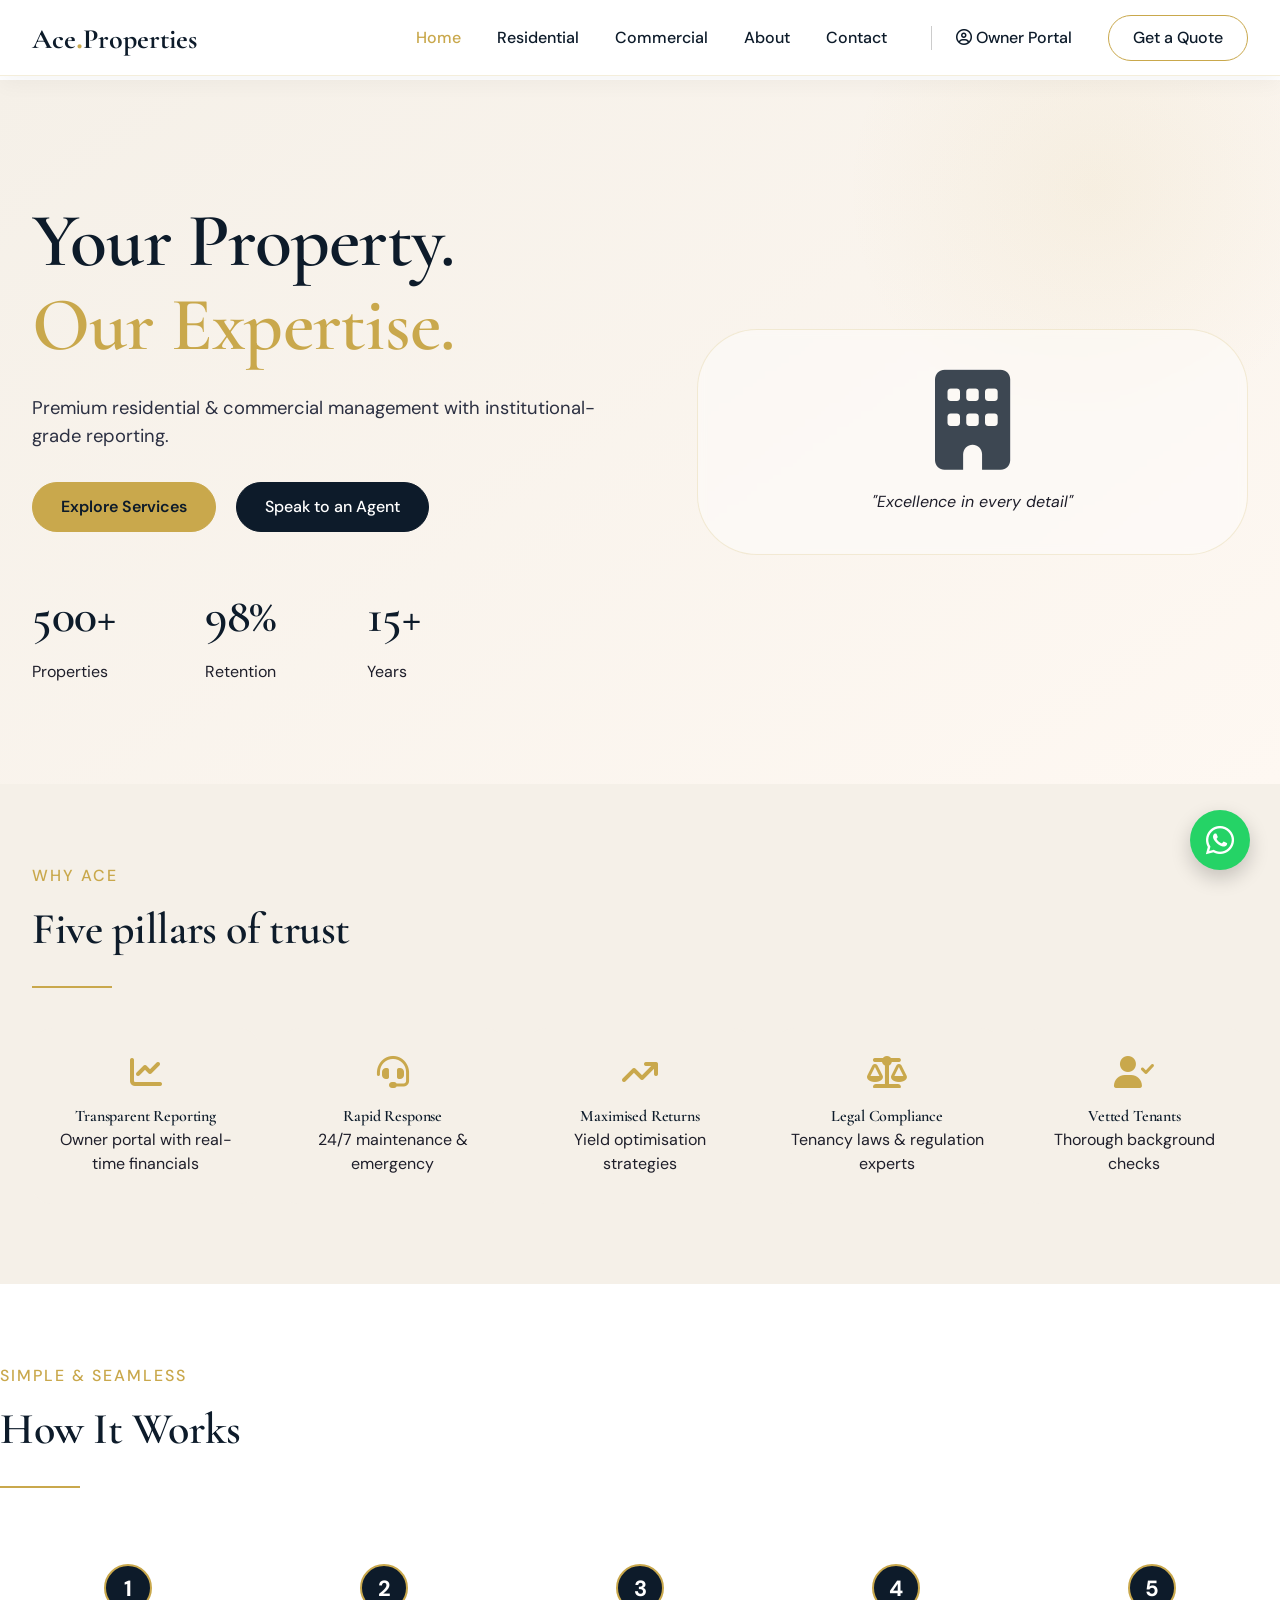
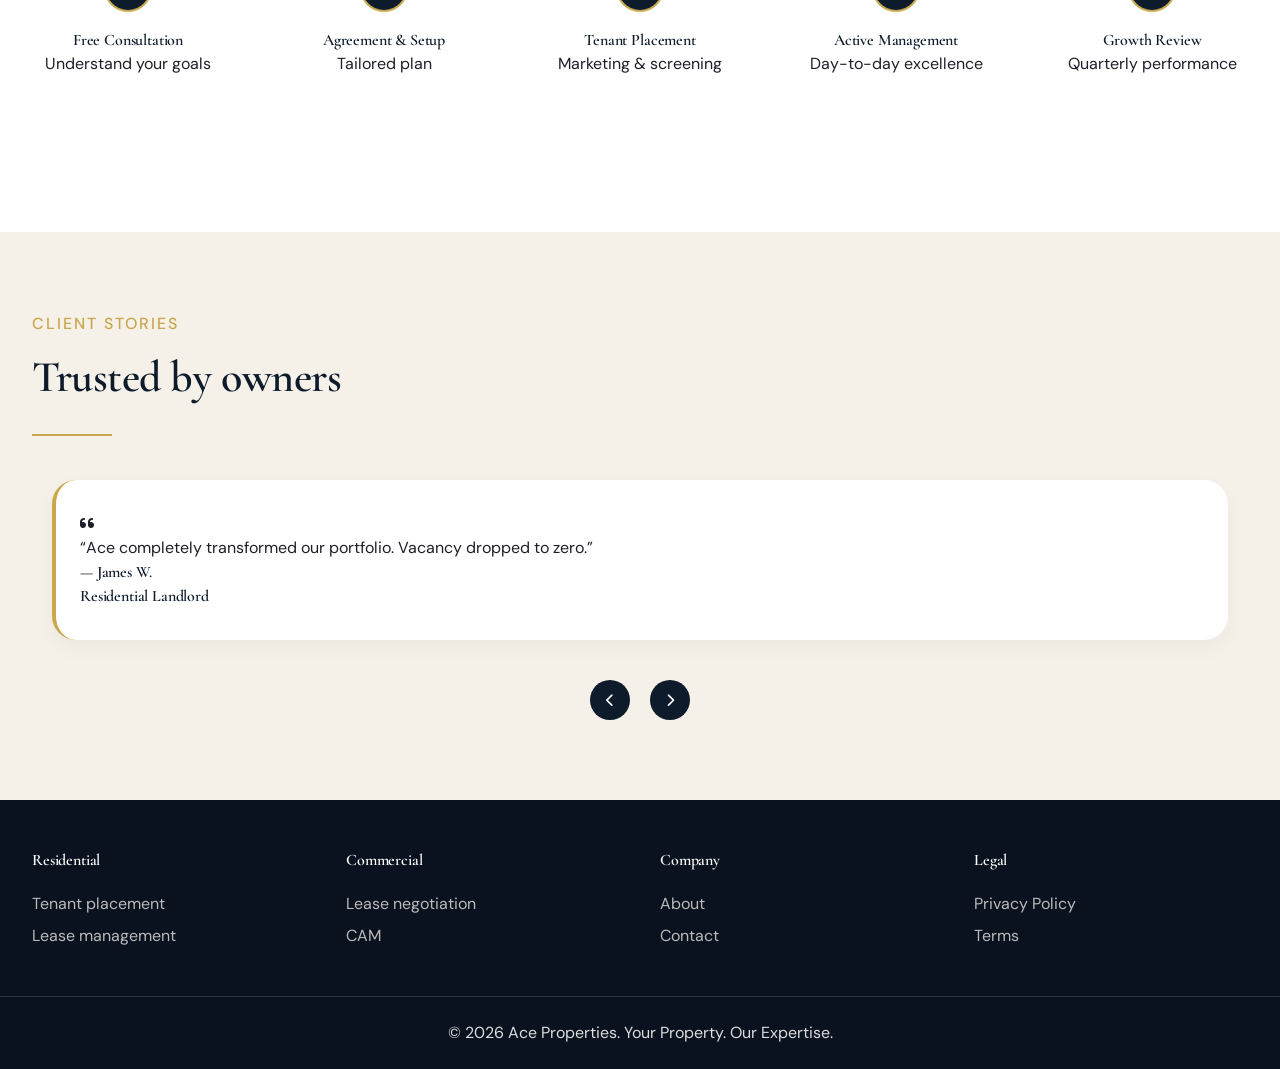
<file: index.html>
<!DOCTYPE html>
<html lang="en">

<head>
    <meta charset="UTF-8">
    <meta name="viewport" content="width=device-width, initial-scale=1.0">
    <meta name="description"
        content="Ace Properties — premium residential & commercial property management. Your Property. Our Expertise.">
    <title>Ace Properties · Your Property. Our Expertise.</title>
    <!-- Fonts -->
    <link
        href="https://fonts.googleapis.com/css2?family=Cormorant+Garamond:wght@400;500;600;700&family=DM+Sans:opsz,wght@9..40,300;9..40,400;9..40,500;9..40,600&display=swap"
        rel="stylesheet">
    <link rel="stylesheet" href="https://cdnjs.cloudflare.com/ajax/libs/font-awesome/6.0.0-beta3/css/all.min.css">
    <link rel="stylesheet" href="css/style.css">
</head>

<body>

    <!-- Fixed Navigation -->
    <nav class="navbar">
        <div class="nav-container">
            <div class="logo"><a href="index.html">Ace<span class="dot">.</span>Properties</a></div>
            <button class="menu-toggle" id="menuToggle" aria-label="Menu"><i class="fas fa-bars"></i></button>
            <div class="nav-links" id="navLinks">
                <a href="index.html" class="active">Home</a>
                <a href="residential.html">Residential</a>
                <a href="commercial.html">Commercial</a>
                <a href="about.html">About</a>
                <a href="contact.html">Contact</a>
                <a href="contact.html" class="owner-portal"><i class="far fa-user-circle"></i> Owner Portal</a>
                <a href="contact.html" class="btn-outline">Get a Quote</a>
            </div>
        </div>
    </nav>

    <!-- Hero Parallax -->
    <section class="hero">
        <div class="container hero-content">
            <div class="hero-caption">
                <h1 class="hero-title">Your Property.<br><span>Our Expertise.</span></h1>
                <p class="hero-copy">Premium residential & commercial management with institutional-grade reporting.</p>
                <div class="hero-actions">
                    <a href="residential.html" class="btn-gold">Explore Services</a>
                    <a href="contact.html" class="btn-navy">Speak to an Agent</a>
                </div>
                <div class="hero-stats">
                    <div class="stat-item">
                        <h3><span class="stat-number" data-target="500">0</span>+</h3>
                        <p>Properties</p>
                    </div>
                    <div class="stat-item">
                        <h3><span class="stat-number" data-target="98">0</span>%</h3>
                        <p>Retention</p>
                    </div>
                    <div class="stat-item">
                        <h3><span class="stat-number" data-target="15">0</span>+</h3>
                        <p>Years</p>
                    </div>
                </div>
            </div>
            <div class="hero-card">
                <i class="fas fa-building"></i>
                <p>"Excellence in every detail"</p>
            </div>
        </div>
    </section>

    <!-- Why Ace Pillars (scroll animation) -->
    <section class="section-padding bg-cream">
        <div class="container">
            <div class="section-sub fade-up">Why Ace</div>
            <h2 class="section-title fade-up">Five pillars of trust</h2>
            <div class="divider fade-up"></div>
            <div class="pillars-grid">
                <div class="pillar fade-up"><i class="fas fa-chart-line"></i>
                    <h4>Transparent Reporting</h4>
                    <p>Owner portal with real-time financials</p>
                </div>
                <div class="pillar fade-up"><i class="fas fa-headset"></i>
                    <h4>Rapid Response</h4>
                    <p>24/7 maintenance & emergency</p>
                </div>
                <div class="pillar fade-up"><i class="fas fa-arrow-trend-up"></i>
                    <h4>Maximised Returns</h4>
                    <p>Yield optimisation strategies</p>
                </div>
                <div class="pillar fade-up"><i class="fas fa-scale-balanced"></i>
                    <h4>Legal Compliance</h4>
                    <p>Tenancy laws & regulation experts</p>
                </div>
                <div class="pillar fade-up"><i class="fas fa-user-check"></i>
                    <h4>Vetted Tenants</h4>
                    <p>Thorough background checks</p>
                </div>
            </div>
        </div>
    </section>

    <!-- Process Steps -->
    <section class="section-padding container">
        <div class="section-sub fade-up">Simple & seamless</div>
        <h2 class="section-title fade-up">How It Works</h2>
        <div class="divider fade-up"></div>
        <div class="steps-container">
            <div class="step fade-up">
                <div class="step-number">1</div>
                <h4>Free Consultation</h4>
                <p>Understand your goals</p>
            </div>
            <div class="step fade-up">
                <div class="step-number">2</div>
                <h4>Agreement & Setup</h4>
                <p>Tailored plan</p>
            </div>
            <div class="step fade-up">
                <div class="step-number">3</div>
                <h4>Tenant Placement</h4>
                <p>Marketing & screening</p>
            </div>
            <div class="step fade-up">
                <div class="step-number">4</div>
                <h4>Active Management</h4>
                <p>Day-to-day excellence</p>
            </div>
            <div class="step fade-up">
                <div class="step-number">5</div>
                <h4>Growth Review</h4>
                <p>Quarterly performance</p>
            </div>
        </div>
    </section>

    <!-- Testimonials Carousel -->
    <section class="bg-cream section-padding">
        <div class="container">
            <div class="section-sub fade-up">Client stories</div>
            <h2 class="section-title fade-up">Trusted by owners</h2>
            <div class="divider fade-up"></div>
            <div class="carousel-container">
                <div class="testimonials-track" id="testimonialTrack">
                    <div class="testimonial-card">
                        <div class="testimonial"><i class="fas fa-quote-left"></i>
                            <p>“Ace completely transformed our portfolio. Vacancy dropped to zero.”</p>
                            <h4>— James W.<br><span>Residential Landlord</span></h4>
                        </div>
                    </div>
                    <div class="testimonial-card">
                        <div class="testimonial"><i class="fas fa-quote-left"></i>
                            <p>“Commercial lease renewal increased NOI by 12%.”</p>
                            <h4>— Elena M.<br><span>Commercial Owner</span></h4>
                        </div>
                    </div>
                    <div class="testimonial-card">
                        <div class="testimonial"><i class="fas fa-quote-left"></i>
                            <p>“Managing 12 units — I just check the portal.”</p>
                            <h4>— David K.<br><span>Multi-property Investor</span></h4>
                        </div>
                    </div>
                </div>
            </div>
            <div class="testimonial-controls">
                <button id="prevTestimonial"><i class="fas fa-chevron-left"></i></button>
                <button id="nextTestimonial"><i class="fas fa-chevron-right"></i></button>
            </div>
        </div>
    </section>

    <!-- Footer -->
    <footer class="footer">
        <div class="container footer-grid">
            <div>
                <h4>Residential</h4><a href="residential.html">Tenant placement</a><a href="residential.html">Lease
                    management</a>
            </div>
            <div>
                <h4>Commercial</h4><a href="commercial.html">Lease negotiation</a><a href="commercial.html">CAM</a>
            </div>
            <div>
                <h4>Company</h4><a href="about.html">About</a><a href="contact.html">Contact</a>
            </div>
            <div>
                <h4>Legal</h4><a href="#">Privacy Policy</a><a href="#">Terms</a>
            </div>
        </div>
        <div class="container footer-bottom">
            <p>© 2026 Ace Properties. Your Property. Our Expertise.</p>
        </div>
    </footer>

    <!-- WhatsApp Float -->
    <a href="https://wa.me/?text=Hello%20Ace%20Properties" class="wa-float" id="whatsappBtn"><i class="fab fa-whatsapp"></i></a>

    <script src="js/main.js"></script>
    <!-- Google Analytics placeholder -->
    <script async src="https://www.googletagmanager.com/gtag/js?id=UA-XXXXX-Y"></script>
    <script>window.dataLayer = window.dataLayer || []; function gtag() { dataLayer.push(arguments); } gtag('js', new Date()); gtag('config', 'UA-XXXXX-Y');</script>
</body>

</html>
</file>
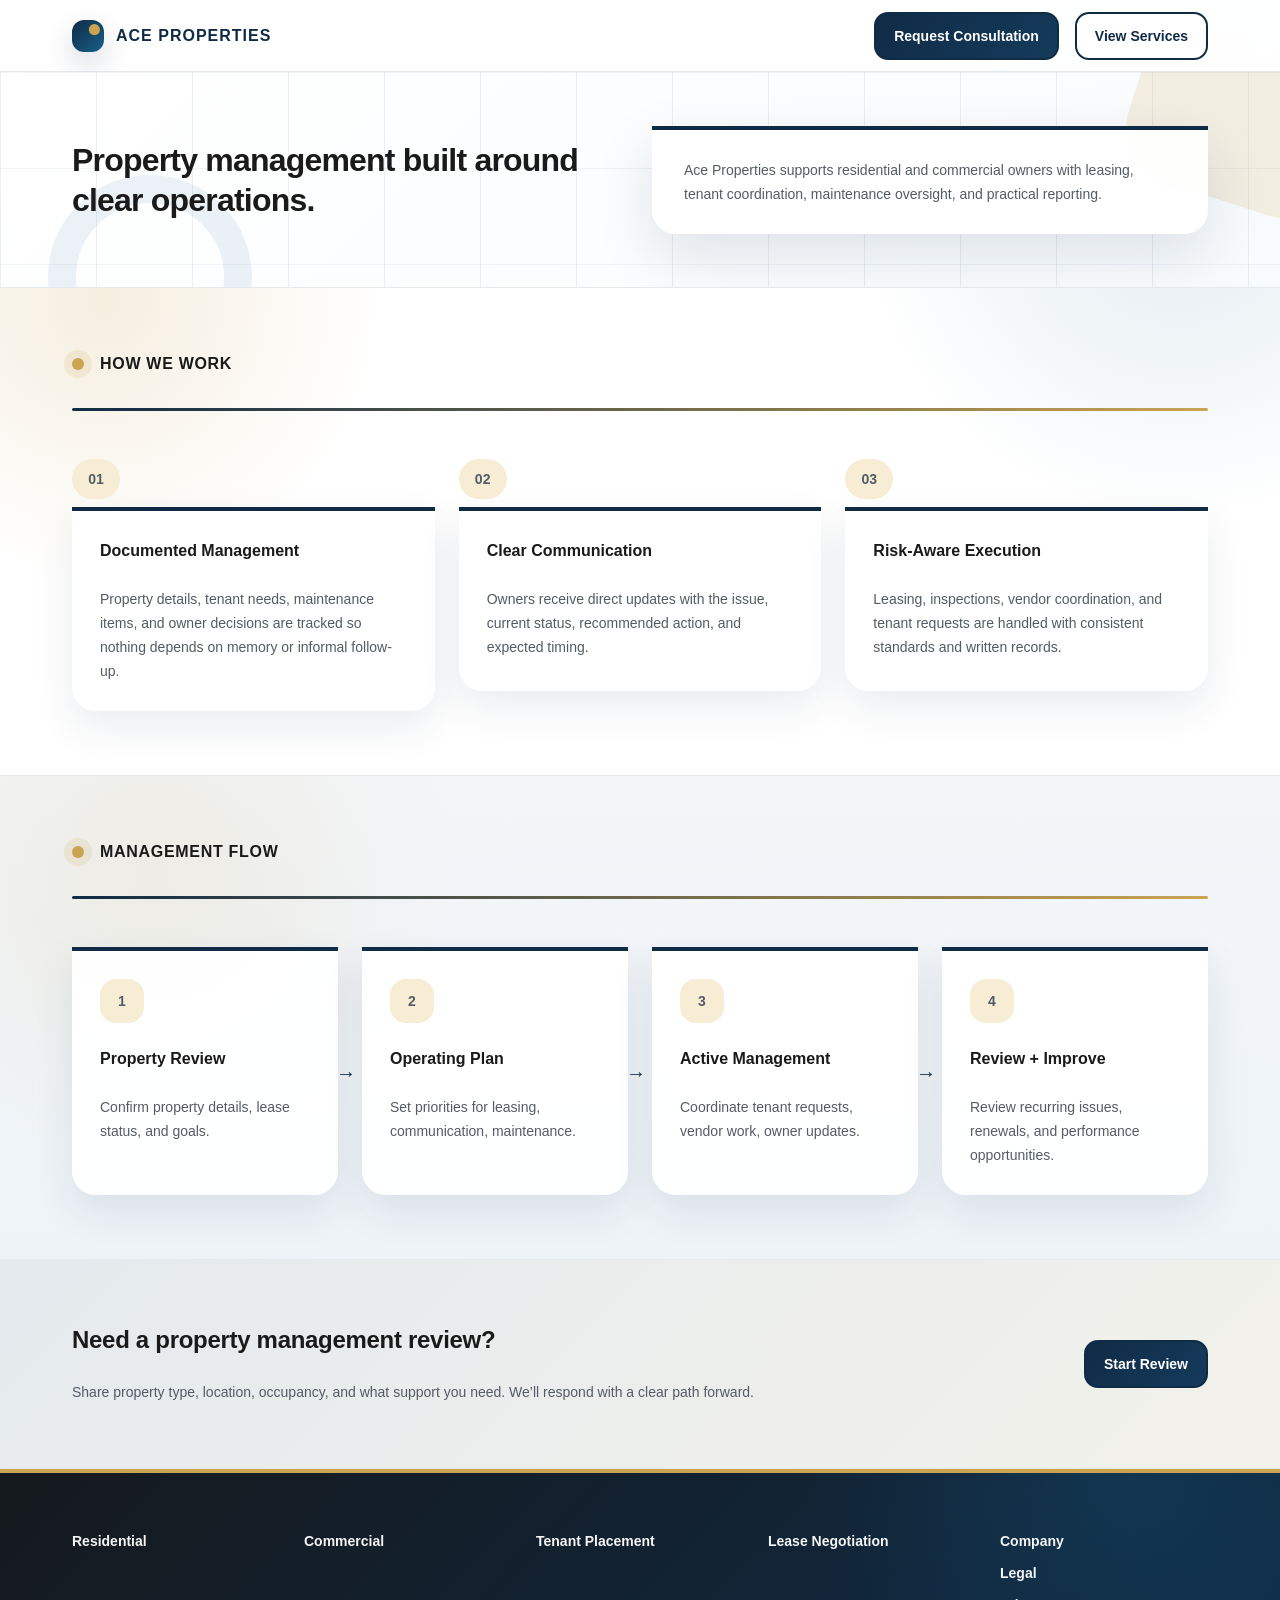
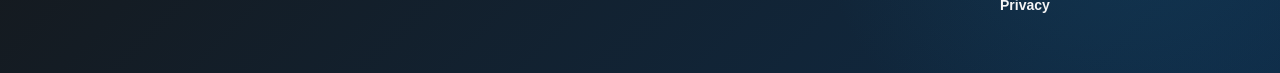
<file: about.html>
<!DOCTYPE html>
<html lang="en">
<head>
  <meta charset="UTF-8" />
  <meta name="viewport" content="width=device-width, initial-scale=1.0" />
  <meta http-equiv="Cache-Control" content="no-cache, no-store, must-revalidate" />
  <meta http-equiv="Pragma" content="no-cache" />
  <meta http-equiv="Expires" content="0" />
  <title>Ace Properties – Clear Operations</title>
  <style>
    :root {
      --text: #1a1a1a;
      --muted: #545b65;
      --line: #e4e9ee;
      --soft: #f3f6f9;
      --strip: #eef3f7;
      --accent: #0f2b46;
      --accent-2: #17608a;
      --gold: #caa451;
      --gold-soft: #f7edd5;
      --white: #ffffff;
      --shadow: 0 22px 60px rgba(15, 43, 70, 0.12);
      --shadow-soft: 0 16px 42px rgba(15, 43, 70, 0.09);
    }

    * {
      box-sizing: border-box;
      margin: 0;
      padding: 0;
    }

    html {
      font-size: 14px;
      scroll-behavior: smooth;
    }

    body {
      font-family: Arial, Helvetica, sans-serif;
      color: var(--text);
      background:
        radial-gradient(circle at 8% 18%, rgba(202, 164, 81, 0.18), transparent 280px),
        radial-gradient(circle at 92% 12%, rgba(23, 96, 138, 0.12), transparent 320px),
        var(--white);
      font-size: 14px;
      line-height: 1.5;
    }

    a {
      color: inherit;
      text-decoration: none;
    }

    a:focus-visible {
      outline: 3px solid rgba(202, 164, 81, 0.72);
      outline-offset: 4px;
    }

    .container {
      width: 100%;
      max-width: 1200px;
      margin: 0 auto;
      padding: 0 32px;
    }

    .grid {
      display: grid;
      grid-template-columns: repeat(12, 1fr);
      gap: 24px;
    }

    .site-header {
      height: 72px;
      padding: 8px 0;
      border-bottom: 1px solid var(--line);
      background: rgba(255, 255, 255, 0.9);
      box-shadow: 0 10px 32px rgba(15, 43, 70, 0.06);
      backdrop-filter: blur(14px);
    }

    .header-grid {
      height: 56px;
      align-items: center;
    }

    .logo {
      grid-column: span 6;
      display: inline-flex;
      align-items: center;
      gap: 12px;
      color: var(--accent);
      font-size: 16px;
      line-height: 24px;
      font-weight: 800;
      letter-spacing: 1px;
      animation: fade-down 520ms ease both;
    }

    .logo::before {
      content: "";
      width: 32px;
      height: 32px;
      border-radius: 12px;
      background:
        radial-gradient(circle at 70% 30%, var(--gold) 0 5px, transparent 6px),
        linear-gradient(135deg, var(--accent), var(--accent-2));
      box-shadow: 0 12px 28px rgba(15, 43, 70, 0.18);
    }

    .header-actions {
      grid-column: span 6;
      display: flex;
      justify-content: flex-end;
      gap: 16px;
      animation: fade-down 560ms 80ms ease both;
    }

    .button {
      display: inline-flex;
      align-items: center;
      justify-content: center;
      height: 48px;
      padding: 0 18px;
      border: 2px solid var(--accent);
      border-radius: 14px;
      font-size: 14px;
      line-height: 24px;
      font-weight: 800;
      transition: transform 180ms ease, box-shadow 180ms ease, background 180ms ease, color 180ms ease;
    }

    .button:hover {
      transform: translateY(-3px);
      box-shadow: 0 16px 30px rgba(15, 43, 70, 0.18);
      text-decoration: none;
    }

    .button-primary {
      color: var(--white);
      background:
        linear-gradient(135deg, var(--accent), #153b5c);
    }

    .button-secondary {
      color: var(--accent);
      background: rgba(255, 255, 255, 0.76);
    }

    .button-secondary:hover {
      color: var(--white);
      background: var(--accent);
    }

    .hero {
      position: relative;
      height: 216px;
      padding: 48px 0;
      background:
        linear-gradient(90deg, rgba(15, 43, 70, 0.07) 1px, transparent 1px),
        linear-gradient(180deg, rgba(15, 43, 70, 0.05) 1px, transparent 1px),
        linear-gradient(135deg, #ffffff, #f8fbfd);
      background-size: 96px 96px, 96px 96px, auto;
      border-bottom: 1px solid var(--line);
      overflow: hidden;
    }

    .hero::before {
      content: "";
      position: absolute;
      width: 220px;
      height: 220px;
      right: -80px;
      top: -88px;
      border-radius: 56px;
      background: rgba(202, 164, 81, 0.16);
      transform: rotate(18deg);
    }

    .hero::after {
      content: "";
      position: absolute;
      width: 148px;
      height: 148px;
      left: 48px;
      bottom: -92px;
      border-radius: 50%;
      border: 28px solid rgba(23, 96, 138, 0.08);
    }

    .hero-grid {
      position: relative;
      z-index: 1;
      min-height: 120px;
      align-items: center;
    }

    .hero h1 {
      grid-column: span 6;
      max-width: 520px;
      font-size: 32px;
      line-height: 40px;
      font-weight: 900;
      letter-spacing: -0.8px;
      animation: rise-in 620ms ease both;
    }

    .hero p {
      grid-column: span 6;
      max-width: 560px;
      padding: 28px 32px;
      border-top: 4px solid var(--accent);
      border-radius: 0 0 24px 24px;
      color: var(--muted);
      background: rgba(255, 255, 255, 0.9);
      box-shadow: var(--shadow);
      font-size: 14px;
      line-height: 24px;
      backdrop-filter: blur(10px);
      animation: rise-in 680ms 100ms ease both;
    }

    .section {
      padding: 64px 0;
    }

    .section-alt {
      background:
        radial-gradient(circle at 12% 20%, rgba(202, 164, 81, 0.12), transparent 300px),
        linear-gradient(180deg, var(--soft), var(--strip));
      border-top: 1px solid var(--line);
      border-bottom: 1px solid var(--line);
    }

    .section-label {
      grid-column: span 12;
      display: flex;
      align-items: center;
      gap: 16px;
      color: var(--text);
      font-size: 16px;
      line-height: 24px;
      font-weight: 900;
      letter-spacing: 0.7px;
      text-transform: uppercase;
      margin-bottom: 8px;
    }

    .section-label::before {
      content: "";
      width: 12px;
      height: 12px;
      border-radius: 50%;
      background: var(--gold);
      box-shadow: 0 0 0 8px rgba(202, 164, 81, 0.15);
    }

    .section-rule {
      grid-column: span 12;
      width: 100%;
      height: 3px;
      margin-bottom: 24px;
      border-radius: 999px;
      background: linear-gradient(90deg, var(--accent), var(--gold));
      transform-origin: left;
      animation: rule-grow 800ms ease both;
    }

    .work-card {
      grid-column: span 4;
      padding: 0;
      animation: rise-in 620ms ease both;
    }

    .work-card:nth-of-type(2) {
      animation-delay: 90ms;
    }

    .work-card:nth-of-type(3) {
      animation-delay: 180ms;
    }

    .work-card-number {
      display: inline-flex;
      align-items: center;
      justify-content: center;
      height: 40px;
      min-width: 48px;
      margin-bottom: 8px;
      border-radius: 999px;
      color: var(--accent);
      background: var(--gold-soft);
      font-size: 14px;
      line-height: 24px;
      font-weight: 900;
    }

    .work-card-body {
      min-height: 184px;
      padding: 28px;
      border-top: 4px solid var(--accent);
      border-radius: 0 0 24px 24px;
      background: rgba(255, 255, 255, 0.94);
      box-shadow: var(--shadow-soft);
      transition: transform 180ms ease, box-shadow 180ms ease, border-color 180ms ease;
    }

    .work-card:hover .work-card-body {
      transform: translateY(-6px);
      border-color: var(--gold);
      box-shadow: 0 30px 70px rgba(15, 43, 70, 0.15);
    }

    .work-card h3,
    .process-step h3 {
      font-size: 16px;
      line-height: 24px;
      font-weight: 900;
      margin-bottom: 24px;
    }

    .work-card p,
    .process-step p {
      color: var(--muted);
      font-size: 14px;
      line-height: 24px;
    }

    .process-rail {
      grid-column: span 12;
      display: grid;
      grid-template-columns: repeat(4, 1fr);
      gap: 24px;
      align-items: stretch;
    }

    .process-step {
      position: relative;
      min-height: 200px;
      padding: 28px;
      border-top: 4px solid var(--accent);
      border-radius: 0 0 24px 24px;
      background: rgba(255, 255, 255, 0.94);
      box-shadow: var(--shadow-soft);
      transition: transform 180ms ease, box-shadow 180ms ease, border-color 180ms ease;
      animation: rise-in 620ms ease both;
    }

    .process-step:nth-child(2) {
      animation-delay: 90ms;
    }

    .process-step:nth-child(3) {
      animation-delay: 180ms;
    }

    .process-step:nth-child(4) {
      animation-delay: 270ms;
    }

    .process-step:hover {
      transform: translateY(-6px);
      border-color: var(--gold);
      box-shadow: 0 30px 70px rgba(15, 43, 70, 0.15);
    }

    .process-step:not(:last-child)::after {
      content: "→";
      position: absolute;
      right: -18px;
      top: 50%;
      transform: translateY(-50%);
      color: var(--accent);
      font-size: 20px;
      line-height: 24px;
      font-weight: 900;
      z-index: 2;
    }

    .process-number {
      display: inline-flex;
      align-items: center;
      justify-content: center;
      width: 44px;
      height: 44px;
      margin-bottom: 24px;
      border-radius: 16px;
      color: var(--accent);
      background: var(--gold-soft);
      font-size: 18px;
      line-height: 24px;
      font-weight: 900;
    }

    .next-step {
      padding: 64px 0;
      background:
        linear-gradient(135deg, rgba(15, 43, 70, 0.08), rgba(202, 164, 81, 0.1)),
        #f7fafc;
      border-bottom: 1px solid var(--line);
    }

    .next-copy {
      grid-column: span 8;
      animation: rise-in 620ms ease both;
    }

    .next-copy h2 {
      font-size: 24px;
      line-height: 32px;
      font-weight: 900;
      letter-spacing: -0.3px;
      margin-bottom: 24px;
    }

    .next-copy p {
      max-width: 760px;
      color: var(--muted);
      font-size: 14px;
      line-height: 24px;
    }

    .next-action {
      grid-column: span 4;
      display: flex;
      align-items: center;
      justify-content: flex-end;
      animation: rise-in 620ms 90ms ease both;
    }

    .next-action .button-primary {
      border-color: var(--accent);
      border-radius: 14px;
    }

    .site-footer {
      padding: 56px 0;
      color: #d8dde2;
      background:
        radial-gradient(circle at 88% 0%, rgba(23, 96, 138, 0.26), transparent 320px),
        linear-gradient(135deg, #15191d, #0f2b46);
      border-top: 4px solid var(--gold);
    }

    .footer-grid {
      display: grid;
      grid-template-columns: repeat(5, 1fr);
      gap: 24px;
    }

    .site-footer a {
      display: block;
      color: #f5f5f6;
      font-size: 14px;
      line-height: 24px;
      font-weight: 700;
      transition: color 160ms ease, transform 160ms ease;
    }

    .site-footer a:hover {
      color: var(--gold);
      transform: translateX(4px);
      text-decoration: none;
    }

    .footer-stack a + a {
      margin-top: 8px;
    }

    @keyframes fade-down {
      from {
        opacity: 0;
        transform: translateY(-12px);
      }
      to {
        opacity: 1;
        transform: translateY(0);
      }
    }

    @keyframes rise-in {
      from {
        opacity: 0;
        transform: translateY(18px);
      }
      to {
        opacity: 1;
        transform: translateY(0);
      }
    }

    @keyframes rule-grow {
      from {
        transform: scaleX(0);
      }
      to {
        transform: scaleX(1);
      }
    }

    @media (prefers-reduced-motion: reduce) {
      *,
      *::before,
      *::after {
        animation-duration: 1ms !important;
        animation-iteration-count: 1 !important;
        scroll-behavior: auto !important;
        transition-duration: 1ms !important;
      }
    }

    @media (max-width: 767px) {
      .site-header {
        height: auto;
      }

      .header-grid,
      .hero-grid,
      .grid {
        grid-template-columns: 1fr;
      }

      .logo,
      .header-actions,
      .hero h1,
      .hero p,
      .work-card,
      .process-rail,
      .next-copy,
      .next-action {
        grid-column: auto;
      }

      .header-actions {
        justify-content: flex-start;
        flex-wrap: wrap;
      }

      .hero {
        height: auto;
        padding: 48px 0;
      }

      .hero h1 {
        font-size: 28px;
        line-height: 32px;
      }

      .process-rail {
        grid-template-columns: 1fr;
      }

      .process-step:not(:last-child)::after {
        content: "↓";
        position: static;
        display: block;
        transform: none;
        margin-top: 24px;
      }

      .next-action {
        justify-content: flex-start;
      }

      .footer-grid {
        grid-template-columns: repeat(2, 1fr);
      }
    }

    @media (max-width: 479px) {
      .container {
        padding: 0 24px;
      }

      .button {
        width: 100%;
      }

      .footer-grid {
        grid-template-columns: 1fr;
      }
    }
  </style>
</head>
<body>
  <header class="site-header">
    <div class="container grid header-grid">
      <a class="logo" href="index.html">ACE PROPERTIES</a>
      <nav class="header-actions" aria-label="Primary actions">
        <a class="button button-primary" href="contact.html">Request Consultation</a>
        <a class="button button-secondary" href="commercial.html">View Services</a>
      </nav>
    </div>
  </header>

  <main>
    <section class="hero" aria-labelledby="hero-title">
      <div class="container grid hero-grid">
        <h1 id="hero-title">Property management built around clear operations.</h1>
        <p>Ace Properties supports residential and commercial owners with leasing, tenant coordination, maintenance oversight, and practical reporting.</p>
      </div>
    </section>

    <section class="section" id="how-we-work" aria-labelledby="work-title">
      <div class="container grid">
        <h2 class="section-label" id="work-title">How We Work</h2>
        <div class="section-rule" aria-hidden="true"></div>

        <article class="work-card">
          <p class="work-card-number">01</p>
          <div class="work-card-body">
            <h3>Documented Management</h3>
            <p>Property details, tenant needs, maintenance items, and owner decisions are tracked so nothing depends on memory or informal follow-up.</p>
          </div>
        </article>

        <article class="work-card">
          <p class="work-card-number">02</p>
          <div class="work-card-body">
            <h3>Clear Communication</h3>
            <p>Owners receive direct updates with the issue, current status, recommended action, and expected timing.</p>
          </div>
        </article>

        <article class="work-card">
          <p class="work-card-number">03</p>
          <div class="work-card-body">
            <h3>Risk-Aware Execution</h3>
            <p>Leasing, inspections, vendor coordination, and tenant requests are handled with consistent standards and written records.</p>
          </div>
        </article>
      </div>
    </section>

    <section class="section section-alt" aria-labelledby="flow-title">
      <div class="container grid">
        <h2 class="section-label" id="flow-title">Management Flow</h2>
        <div class="section-rule" aria-hidden="true"></div>

        <div class="process-rail">
          <article class="process-step">
            <p class="process-number">1</p>
            <h3>Property Review</h3>
            <p>Confirm property details, lease status, and goals.</p>
          </article>

          <article class="process-step">
            <p class="process-number">2</p>
            <h3>Operating Plan</h3>
            <p>Set priorities for leasing, communication, maintenance.</p>
          </article>

          <article class="process-step">
            <p class="process-number">3</p>
            <h3>Active Management</h3>
            <p>Coordinate tenant requests, vendor work, owner updates.</p>
          </article>

          <article class="process-step">
            <p class="process-number">4</p>
            <h3>Review + Improve</h3>
            <p>Review recurring issues, renewals, and performance opportunities.</p>
          </article>
        </div>
      </div>
    </section>

    <section class="next-step" id="next-step" aria-labelledby="next-title">
      <div class="container grid">
        <div class="next-copy">
          <h2 id="next-title">Need a property management review?</h2>
          <p>Share property type, location, occupancy, and what support you need. We’ll respond with a clear path forward.</p>
        </div>
        <div class="next-action">
          <a class="button button-primary" href="contact.html">Start Review</a>
        </div>
      </div>
    </section>
  </main>

  <footer class="site-footer">
    <div class="container footer-grid">
      <a href="residential.html">Residential</a>
      <a href="commercial.html">Commercial</a>
      <a href="residential.html">Tenant Placement</a>
      <a href="commercial.html">Lease Negotiation</a>
      <nav class="footer-stack" aria-label="Company links">
        <a href="about.html">Company</a>
        <a href="#">Legal</a>
        <a href="#">Privacy</a>
      </nav>
    </div>
  </footer>
</body>
</html>
</file>
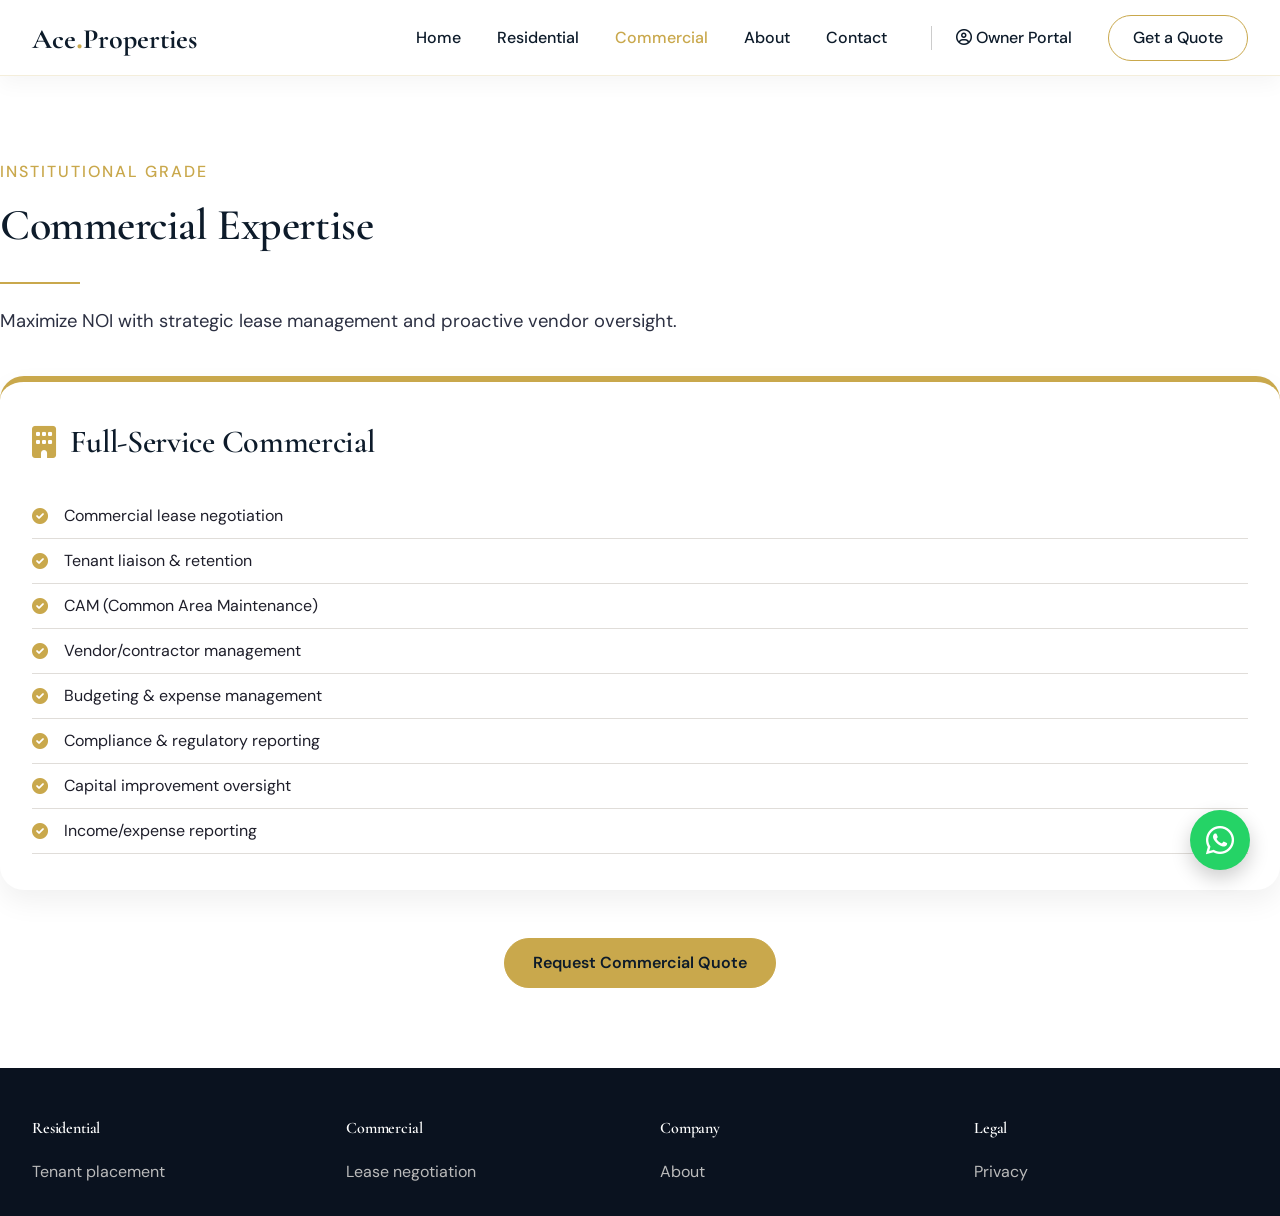
<file: commercial.html>
<!DOCTYPE html>
<html lang="en">

<head>
    <meta charset="UTF-8">
    <meta name="viewport" content="width=device-width, initial-scale=1.0">
    <meta name="description"
        content="Institutional-grade commercial property management. Lease negotiation, CAM, vendor oversight.">
    <title>Commercial · Ace Properties</title>
    <link
        href="https://fonts.googleapis.com/css2?family=Cormorant+Garamond:wght@400;500;600;700&family=DM+Sans:opsz,wght@9..40,300;9..40,400;9..40,500;9..40,600&display=swap"
        rel="stylesheet">
    <link rel="stylesheet" href="https://cdnjs.cloudflare.com/ajax/libs/font-awesome/6.0.0-beta3/css/all.min.css">
    <link rel="stylesheet" href="css/style.css">
</head>

<body>
    <nav class="navbar">
        <div class="nav-container">
            <div class="logo"><a href="index.html">Ace<span class="dot">.</span>Properties</a></div><button
                class="menu-toggle" id="menuToggle" aria-label="Menu" aria-expanded="false"><i class="fas fa-bars"></i></button>
            <div class="nav-links" id="navLinks"><a href="index.html">Home</a><a
                    href="residential.html">Residential</a><a href="commercial.html" class="active">Commercial</a><a
                    href="about.html">About</a><a href="contact.html">Contact</a><a href="contact.html" class="owner-portal"><i
                        class="far fa-user-circle"></i> Owner Portal</a><a href="contact.html" class="btn-outline">Get a
                    Quote</a></div>
        </div>
    </nav>

    <main class="container section-padding">
        <div class="section-sub fade-up">Institutional Grade</div>
        <h1 class="section-title fade-up">Commercial Expertise</h1>
        <div class="divider fade-up"></div>
        <p class="section-copy fade-up">Maximize NOI with strategic lease management and proactive vendor
            oversight.</p>
        <div class="service-card fade-up">
            <h3 class="service-card-title"><i class="fas fa-building"></i> Full‑Service Commercial</h3>
            <ul class="service-list">
                <li><i class="fas fa-check-circle"></i> Commercial lease negotiation</li>
                <li><i class="fas fa-check-circle"></i> Tenant liaison & retention</li>
                <li><i class="fas fa-check-circle"></i> CAM (Common Area Maintenance)</li>
                <li><i class="fas fa-check-circle"></i> Vendor/contractor management</li>
                <li><i class="fas fa-check-circle"></i> Budgeting & expense management</li>
                <li><i class="fas fa-check-circle"></i> Compliance & regulatory reporting</li>
                <li><i class="fas fa-check-circle"></i> Capital improvement oversight</li>
                <li><i class="fas fa-check-circle"></i> Income/expense reporting</li>
            </ul>
        </div>
        <div class="center-cta"><a href="contact.html" class="btn-gold">Request Commercial
                Quote</a></div>
    </main>

    <footer class="footer">
        <div class="container footer-grid">
            <div>
                <h4>Residential</h4><a href="residential.html">Tenant placement</a>
            </div>
            <div>
                <h4>Commercial</h4><a href="commercial.html">Lease negotiation</a>
            </div>
            <div>
                <h4>Company</h4><a href="about.html">About</a>
            </div>
            <div>
                <h4>Legal</h4><a href="#">Privacy</a>
            </div>
        </div>
    </footer>
    <a href="https://wa.me/?text=Hello%20Ace%20Properties" class="wa-float" id="whatsappBtn"><i class="fab fa-whatsapp"></i></a>
    <script src="js/main.js"></script>
</body>

</html>
</file>
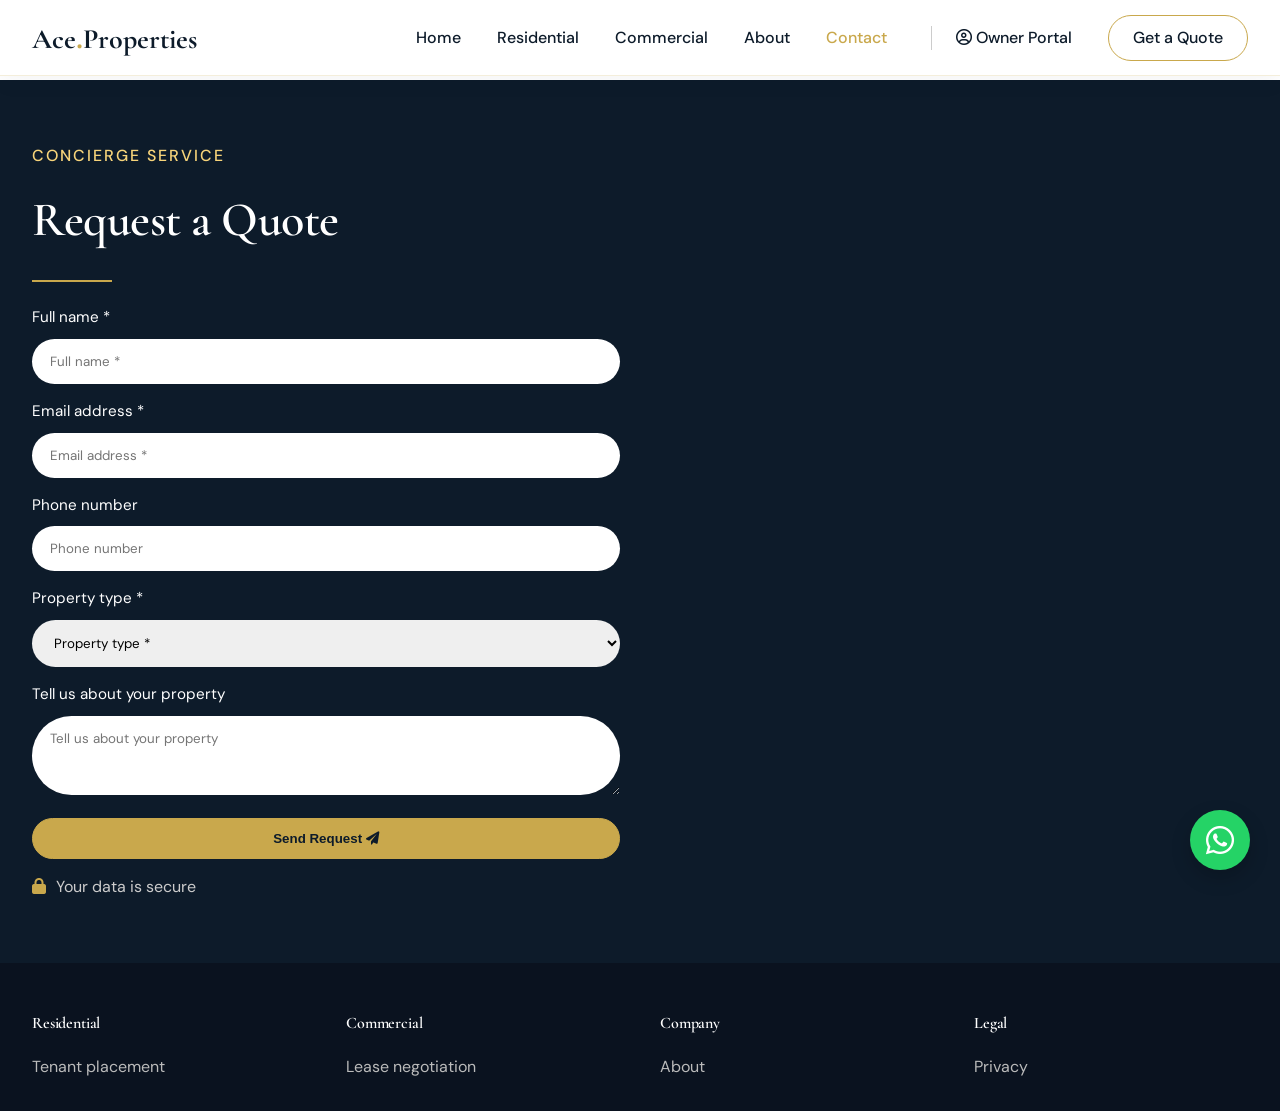
<file: contact.html>
<!DOCTYPE html>
<html lang="en">

<head>
    <meta charset="UTF-8">
    <meta name="viewport" content="width=device-width, initial-scale=1.0">
    <meta name="description" content="Get a bespoke property management quote from Ace Properties.">
    <title>Contact · Ace Properties</title>
    <link
        href="https://fonts.googleapis.com/css2?family=Cormorant+Garamond:wght@400;500;600;700&family=DM+Sans:opsz,wght@9..40,300;9..40,400;9..40,500;9..40,600&display=swap"
        rel="stylesheet">
    <link rel="stylesheet" href="https://cdnjs.cloudflare.com/ajax/libs/font-awesome/6.0.0-beta3/css/all.min.css">
    <link rel="stylesheet" href="css/style.css">
</head>

<body>
    <nav class="navbar">
        <div class="nav-container">
            <div class="logo"><a href="index.html">Ace<span class="dot">.</span>Properties</a></div><button
                class="menu-toggle" id="menuToggle" aria-label="Menu" aria-expanded="false"><i class="fas fa-bars"></i></button>
            <div class="nav-links" id="navLinks"><a href="index.html">Home</a><a
                    href="residential.html">Residential</a><a href="commercial.html">Commercial</a><a
                    href="about.html">About</a><a href="contact.html" class="active">Contact</a><a href="contact.html"
                    class="owner-portal"><i class="far fa-user-circle"></i> Owner Portal</a><a href="contact.html"
                    class="btn-outline">Get a Quote</a></div>
        </div>
    </nav>

    <section class="contact-section">
        <div class="container contact-grid">
            <div class="fade-up">
                <div class="section-sub section-sub-light">Concierge Service</div>
                <h2 class="section-title-light">Request a Quote</h2>
                <div class="divider divider--light"></div>
                <form id="quoteForm" class="contact-form">
                    <label for="contactName">Full name *</label>
                    <input id="contactName" type="text" name="name" placeholder="Full name *" required>
                    <label for="contactEmail">Email address *</label>
                    <input id="contactEmail" type="email" name="email" placeholder="Email address *" required>
                    <label for="contactPhone">Phone number</label>
                    <input id="contactPhone" type="tel" name="phone" placeholder="Phone number">
                    <label for="contactType">Property type *</label>
                    <select id="contactType" name="propertyType" required>
                        <option value="">Property type *</option>
                        <option>Residential</option>
                        <option>Commercial</option>
                    </select>
                    <label for="contactMessage">Tell us about your property</label>
                    <textarea id="contactMessage" name="message" rows="3" placeholder="Tell us about your property"></textarea>
                    <button type="submit" class="btn-gold">Send Request <i class="fas fa-paper-plane"></i></button>
                    <p class="secure-note"><i class="fas fa-lock"></i> Your data is secure</p>
                </form>
            </div>
            <div class="map-container fade-up">
                <iframe title="Ace Properties"
                    src="https://www.google.com/maps/embed?pb=!1m18!1m12!1m3!1d3022.966309534332!2d-74.004257684594!3d40.7406573793288!2m3!1f0!2f0!3f0!3m2!1i1024!2i768!4f13.1!3m3!1m2!1s0x89c259bf14555b17%3A0x4e5e8e6b3c1a5c2!2sChelsea%2C%20New%20York%2C%20NY!5e0!3m2!1sen!2sus!4v1616000000000"
                    width="100%" height="100%" allowfullscreen loading="lazy"></iframe>
            </div>
        </div>
    </section>

    <footer class="footer">
        <div class="container footer-grid">
            <div>
                <h4>Residential</h4><a href="residential.html">Tenant placement</a>
            </div>
            <div>
                <h4>Commercial</h4><a href="commercial.html">Lease negotiation</a>
            </div>
            <div>
                <h4>Company</h4><a href="about.html">About</a>
            </div>
            <div>
                <h4>Legal</h4><a href="#">Privacy</a>
            </div>
        </div>
    </footer>
    <a href="https://wa.me/?text=Hello%20Ace%20Properties" class="wa-float" id="whatsappBtn"><i class="fab fa-whatsapp"></i></a>

    <script src="js/main.js"></script>
</body>

</html>
</file>
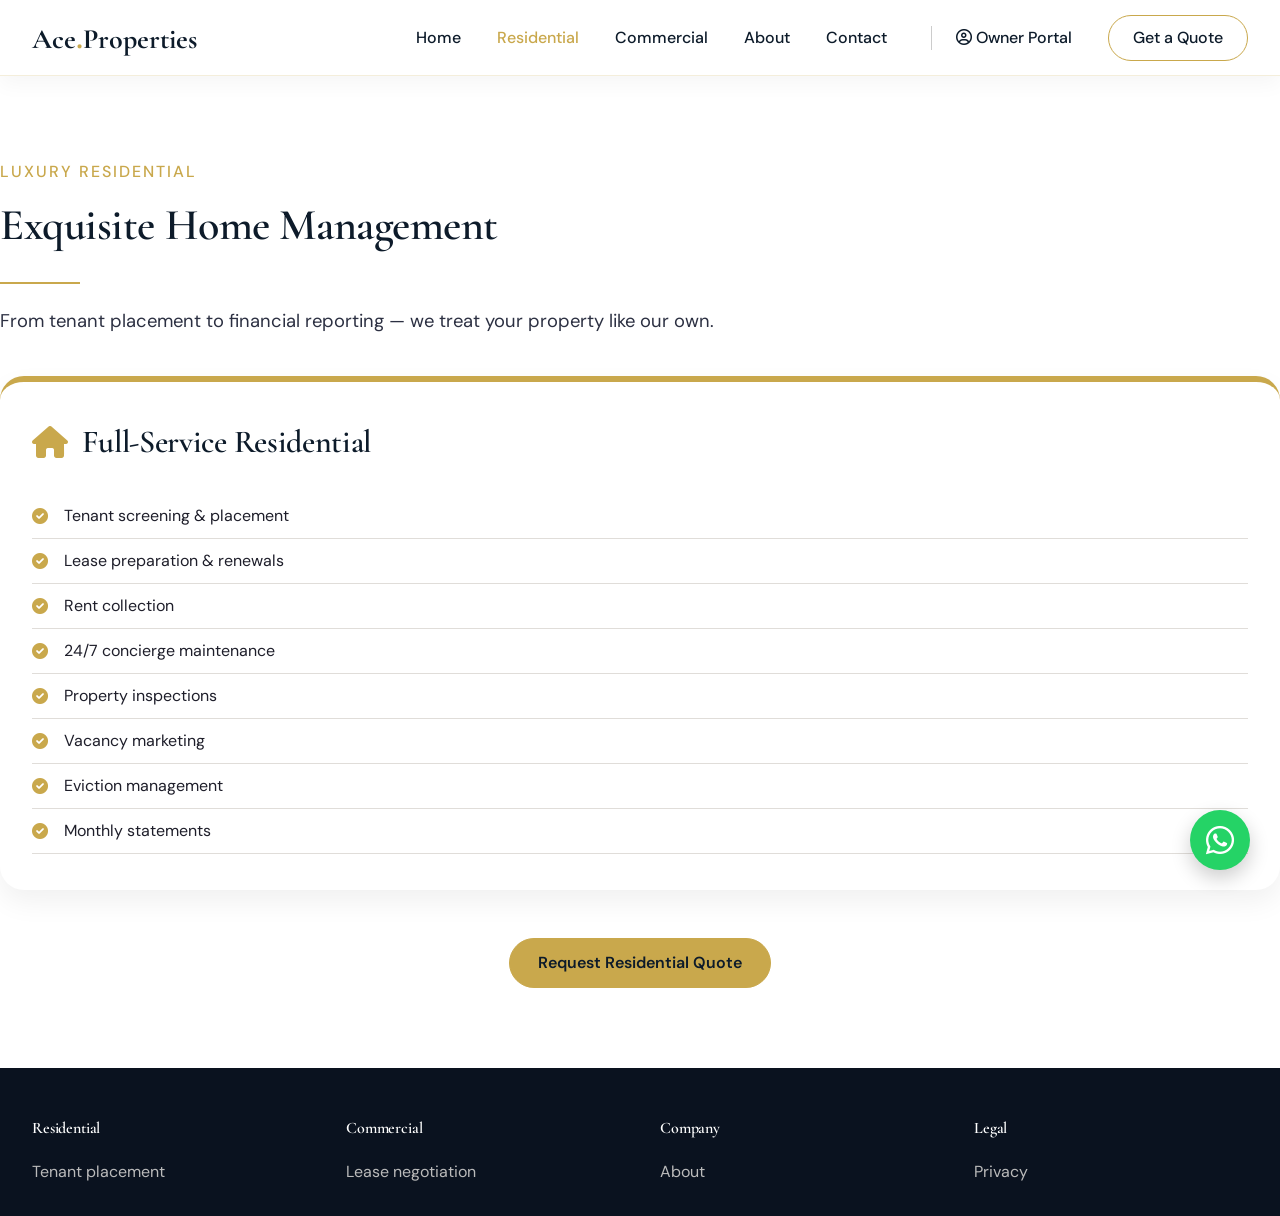
<file: residential.html>
<!DOCTYPE html>
<html lang="en">

<head>
    <meta charset="UTF-8">
    <meta name="viewport" content="width=device-width, initial-scale=1.0">
    <meta name="description"
        content="Luxury residential property management by Ace — tenant placement, 24/7 concierge maintenance.">
    <title>Residential · Ace Properties</title>
    <link
        href="https://fonts.googleapis.com/css2?family=Cormorant+Garamond:wght@400;500;600;700&family=DM+Sans:opsz,wght@9..40,300;9..40,400;9..40,500;9..40,600&display=swap"
        rel="stylesheet">
    <link rel="stylesheet" href="https://cdnjs.cloudflare.com/ajax/libs/font-awesome/6.0.0-beta3/css/all.min.css">
    <link rel="stylesheet" href="css/style.css">
</head>

<body>
    <nav class="navbar">
        <div class="nav-container">
            <div class="logo"><a href="index.html">Ace<span class="dot">.</span>Properties</a></div>
            <button class="menu-toggle" id="menuToggle" aria-label="Menu" aria-expanded="false"><i class="fas fa-bars"></i></button>
            <div class="nav-links" id="navLinks">
                <a href="index.html">Home</a><a href="residential.html" class="active">Residential</a><a
                    href="commercial.html">Commercial</a><a href="about.html">About</a><a
                    href="contact.html">Contact</a>
                <a href="contact.html" class="owner-portal"><i class="far fa-user-circle"></i> Owner Portal</a><a
                    href="contact.html" class="btn-outline">Get a Quote</a>
            </div>
        </div>
    </nav>

    <main class="container section-padding">
        <div class="section-sub fade-up">Luxury Residential</div>
        <h1 class="section-title fade-up">Exquisite Home Management</h1>
        <div class="divider fade-up"></div>
        <p class="section-copy fade-up">From tenant placement to
            financial reporting — we treat your property like our own.</p>

        <div class="service-card fade-up">
            <h3 class="service-card-title"><i class="fas fa-home"></i>
                Full‑Service Residential</h3>
            <ul class="service-list">
                <li><i class="fas fa-check-circle"></i> Tenant screening & placement</li>
                <li><i class="fas fa-check-circle"></i> Lease preparation & renewals</li>
                <li><i class="fas fa-check-circle"></i> Rent collection</li>
                <li><i class="fas fa-check-circle"></i> 24/7 concierge maintenance</li>
                <li><i class="fas fa-check-circle"></i> Property inspections</li>
                <li><i class="fas fa-check-circle"></i> Vacancy marketing</li>
                <li><i class="fas fa-check-circle"></i> Eviction management</li>
                <li><i class="fas fa-check-circle"></i> Monthly statements</li>
            </ul>
        </div>
        <div class="center-cta">
            <a href="contact.html" class="btn-gold">Request Residential Quote</a>
        </div>
    </main>

    <footer class="footer">
        <div class="container footer-grid">
            <div>
                <h4>Residential</h4><a href="residential.html">Tenant placement</a>
            </div>
            <div>
                <h4>Commercial</h4><a href="commercial.html">Lease negotiation</a>
            </div>
            <div>
                <h4>Company</h4><a href="about.html">About</a>
            </div>
            <div>
                <h4>Legal</h4><a href="#">Privacy</a>
            </div>
        </div>
    </footer>
    <a href="https://wa.me/?text=Hello%20Ace%20Properties" class="wa-float" id="whatsappBtn"><i class="fab fa-whatsapp"></i></a>

    <script src="js/main.js"></script>
</body>

</html>
</file>
<file: css/style.css>
* {
    margin: 0;
    padding: 0;
    box-sizing: border-box;
}

:root {
    --navy: #0D1B2A;
    --gold: #C9A84C;
    --cream: #F5F0E8;
    --white: #ffffff;
    --gray-light: #f9f9f9;
    --gray-border: #e0ddd9;
    --font-heading: 'Cormorant Garamond', serif;
    --font-body: 'DM Sans', sans-serif;
    --shadow-sm: 0 8px 20px rgba(0, 0, 0, 0.04);
    --shadow-md: 0 12px 28px rgba(0, 0, 0, 0.06);
}

body {
    font-family: var(--font-body);
    background-color: var(--white);
    color: #1e1e2a;
    line-height: 1.5;
    padding-top: 80px;
    /* for fixed nav */
}

h1,
h2,
h3,
h4 {
    font-family: var(--font-heading);
    font-weight: 600;
    letter-spacing: -0.01em;
    color: var(--navy);
}

.container {
    max-width: 1280px;
    margin: 0 auto;
    padding: 0 32px;
}

/* Navigation */
.navbar {
    position: fixed;
    top: 0;
    left: 0;
    width: 100%;
    background-color: var(--white);
    box-shadow: var(--shadow-sm);
    z-index: 1000;
    padding: 12px 0;
    border-bottom: 1px solid rgba(201, 168, 76, 0.2);
}

.nav-container {
    display: flex;
    align-items: center;
    justify-content: space-between;
    max-width: 1400px;
    margin: 0 auto;
    padding: 0 32px;
}

.logo {
    font-family: var(--font-heading);
    font-size: 28px;
    font-weight: 700;
}

.logo a {
    text-decoration: none;
    color: var(--navy);
}

.logo .dot {
    color: var(--gold);
    font-size: 34px;
}

.nav-links {
    display: flex;
    align-items: center;
    gap: 36px;
}

.nav-links a {
    text-decoration: none;
    font-weight: 500;
    color: var(--navy);
    font-size: 16px;
    transition: color 0.2s;
}

.nav-links a:hover,
.nav-links a.active {
    color: var(--gold);
}

.owner-portal {
    margin-left: 8px;
    border-left: 1px solid #ccc;
    padding-left: 24px;
}

.btn-outline {
    border: 1.5px solid var(--gold);
    background: transparent;
    padding: 10px 24px;
    border-radius: 40px;
    font-weight: 600;
    color: var(--navy);
    text-decoration: none;
    transition: 0.2s;
}

.btn-outline:hover {
    background: var(--gold);
    color: white;
}

.btn-gold {
    background: var(--gold);
    color: var(--navy);
    font-weight: 600;
    padding: 12px 28px;
    border-radius: 40px;
    border: 1px solid var(--gold);
    cursor: pointer;
    text-decoration: none;
    display: inline-block;
    transition: 0.2s;
}

.btn-gold:hover {
    background: transparent;
    color: var(--navy);
    border-color: var(--navy);
}

.btn-navy {
    background: var(--navy);
    color: white;
    padding: 12px 28px;
    border-radius: 40px;
    font-weight: 500;
    text-decoration: none;
    display: inline-block;
    border: 1px solid var(--navy);
}

.btn-navy:hover {
    background: transparent;
    color: var(--navy);
}

.menu-toggle {
    display: none;
    font-size: 28px;
    background: none;
    border: none;
    color: var(--navy);
    cursor: pointer;
}

/* Sections */
.section-padding {
    padding: 80px 0;
}

.bg-cream {
    background-color: var(--cream);
}

.section-title {
    font-size: 44px;
    margin-bottom: 16px;
}

.section-sub {
    color: var(--gold);
    font-weight: 500;
    text-transform: uppercase;
    letter-spacing: 2px;
    margin-bottom: 8px;
}

.section-copy {
    font-size: 1.15rem;
    max-width: 800px;
    margin-bottom: 40px;
    color: #2c3042;
}

.section-heading {
    margin: 40px 0 20px;
    font-size: 1.35rem;
    line-height: 1.3;
}

.section-title-light {
    color: white;
    font-size: 48px;
    margin: 16px 0;
}

.section-sub-light {
    color: #f7d47a;
}

.page-split {
    display: flex;
    gap: 50px;
    flex-wrap: wrap;
}

.page-text {
    flex: 2;
}

.feature-list {
    list-style: none;
    padding: 0;
    margin: 0;
}

.feature-list li {
    display: flex;
    align-items: flex-start;
    gap: 12px;
    margin-bottom: 16px;
    line-height: 1.65;
}

.feature-list i,
.service-card h3 i,
.team-card i,
.contact-form p i {
    color: var(--gold);
    min-width: 20px;
}

.center-cta {
    text-align: center;
    margin-top: 48px;
}

.service-card-title {
    font-size: 36px;
    margin-bottom: 30px;
}

.divider--light {
    background: var(--gold);
    width: 80px;
    height: 2px;
    margin: 24px 0;
}

.secure-note {
    color: #ccc;
    margin-top: 16px;
}

.map-container iframe {
    width: 100%;
    height: 100%;
    border: 0;
}

.divider {
    height: 2px;
    background: var(--gold);
    width: 80px;
    margin: 24px 0;
}

/* Service cards / grids */
.services-grid {
    display: grid;
    grid-template-columns: 1fr 1fr;
    gap: 32px;
}

.service-card {
    background: var(--white);
    padding: 36px 32px;
    border-radius: 24px;
    box-shadow: var(--shadow-md);
    border-top: 6px solid var(--gold);
}

.service-card h3 {
    font-size: 32px;
    margin-bottom: 28px;
}

.service-list {
    list-style: none;
}

.service-list li {
    padding: 10px 0;
    border-bottom: 1px solid var(--gray-border);
    display: flex;
    align-items: center;
    gap: 12px;
}

.service-list i {
    color: var(--gold);
    width: 20px;
}

/* Hero */
.hero {
    background: linear-gradient(145deg, var(--cream) 0%, #fef8f2 100%);
    padding: 120px 0 100px;
    position: relative;
    overflow: hidden;
}

.hero::before {
    content: '';
    position: absolute;
    top: -20%;
    right: -5%;
    width: 500px;
    height: 500px;
    background: radial-gradient(circle, rgba(201, 168, 76, 0.08) 0%, transparent 70%);
    border-radius: 50%;
    z-index: 0;
}

.hero-content {
    position: relative;
    z-index: 2;
    display: flex;
    align-items: center;
    gap: 40px;
    flex-wrap: wrap;
}

.hero-caption {
    flex: 1.2;
}

.hero-title {
    font-size: clamp(3rem, 6vw, 4.75rem);
    line-height: 1.1;
    margin-bottom: 24px;
}

.hero-copy {
    max-width: 600px;
    font-size: 1.15rem;
    color: #2c3042;
    margin: 28px 0 32px;
}

.hero-actions {
    display: flex;
    gap: 20px;
    flex-wrap: wrap;
    margin-bottom: 48px;
}

.hero-stats {
    display: flex;
    gap: 60px;
    flex-wrap: wrap;
}

.hero-card {
    flex: 0.9;
    background: rgba(255,255,255,0.4);
    backdrop-filter: blur(4px);
    border-radius: 60px;
    padding: 40px;
    border: 1px solid rgba(201,168,76,0.2);
    text-align: center;
}

.hero-card i {
    font-size: 100px;
    color: var(--navy);
    opacity: 0.8;
}

.hero-card p {
    margin-top: 20px;
    font-style: italic;
}

.hero h1 span {
    color: var(--gold);
}

.stat-item {
    display: inline-block;
    margin-right: 30px;
}

.stat-item h3 {
    font-size: 48px;
    margin-bottom: 8px;
}

.carousel-container {
    position: relative;
    overflow: hidden;
}

.testimonials-track {
    display: flex;
    transition: transform 0.5s ease;
}

.testimonial-card {
    flex: 0 0 100%;
    padding: 20px;
}

.testimonial {
    background: var(--white);
    padding: 32px 24px;
    border-radius: 24px;
    box-shadow: var(--shadow-sm);
    border-left: 4px solid var(--gold);
}

.team-card {
    background: rgba(255, 255, 255, 0.6);
    backdrop-filter: blur(8px);
    border-radius: 30px;
    padding: 30px;
}

/* About page */
.about-hero {
    background: linear-gradient(145deg, var(--cream) 0%, #ffffff 72%);
    padding: 92px 0 76px;
    overflow: hidden;
}

.about-hero-grid {
    display: grid;
    grid-template-columns: minmax(0, 1.05fr) minmax(360px, 0.95fr);
    gap: 56px;
    align-items: center;
}

.about-hero-copy .section-title {
    font-size: clamp(3rem, 5vw, 4.6rem);
    line-height: 1.05;
    max-width: 760px;
}

.about-actions {
    display: flex;
    flex-wrap: wrap;
    gap: 16px;
    margin-top: 8px;
}

.about-visual {
    position: relative;
    display: grid;
    grid-template-columns: 1fr 1fr;
    gap: 16px;
    padding: 18px;
    border: 1px solid rgba(201, 168, 76, 0.26);
    border-radius: 28px;
    background: rgba(255, 255, 255, 0.72);
    box-shadow: var(--shadow-md);
}

.about-visual::before {
    content: '';
    position: absolute;
    inset: 28px;
    border: 1px solid rgba(13, 27, 42, 0.08);
    border-radius: 22px;
    pointer-events: none;
}

.visual-panel {
    min-height: 142px;
    padding: 24px;
    border-radius: 18px;
    background: #ffffff;
    border: 1px solid var(--gray-border);
    display: flex;
    flex-direction: column;
    justify-content: space-between;
    position: relative;
    z-index: 1;
}

.visual-panel strong {
    color: var(--navy);
    font-family: var(--font-heading);
    font-size: 1.4rem;
}

.visual-panel span {
    color: #3a4052;
}

.visual-panel-main {
    grid-column: span 2;
    min-height: 180px;
    background: var(--navy);
    color: #ffffff;
    border-color: var(--navy);
}

.visual-panel-main i {
    color: var(--gold);
    font-size: 54px;
}

.visual-panel-main span {
    color: #ffffff;
    font-family: var(--font-heading);
    font-size: 2rem;
    line-height: 1.1;
}

.about-section-header {
    max-width: 760px;
    margin-bottom: 36px;
}

.about-principles,
.about-scope-grid {
    display: grid;
    grid-template-columns: repeat(3, 1fr);
    gap: 24px;
}

.principle-card,
.scope-card {
    border: 1px solid var(--gray-border);
    border-radius: 22px;
    background: var(--white);
    box-shadow: var(--shadow-sm);
    padding: 30px;
}

.principle-card i,
.scope-card > i {
    color: var(--gold);
    font-size: 30px;
    margin-bottom: 20px;
}

.principle-card h3,
.scope-card h3,
.process-item h3,
.about-cta h2 {
    font-size: 1.7rem;
    margin-bottom: 12px;
}

.principle-card p,
.process-item p,
.about-cta p {
    color: #3a4052;
}

.about-band {
    background: var(--navy);
    color: #ffffff;
    padding: 76px 0;
}

.about-process-grid {
    display: grid;
    grid-template-columns: minmax(0, 0.9fr) minmax(420px, 1.1fr);
    gap: 52px;
    align-items: start;
}

.about-process-grid p {
    color: #d9dde5;
    max-width: 620px;
}

.process-list {
    display: grid;
    gap: 16px;
}

.process-item {
    display: grid;
    grid-template-columns: 62px 1fr;
    gap: 18px;
    padding: 22px;
    border-radius: 18px;
    background: rgba(255, 255, 255, 0.08);
    border: 1px solid rgba(255, 255, 255, 0.12);
}

.process-item span {
    width: 48px;
    height: 48px;
    border-radius: 50%;
    background: var(--gold);
    color: var(--navy);
    display: flex;
    align-items: center;
    justify-content: center;
    font-weight: 700;
}

.process-item h3 {
    color: #ffffff;
    margin-bottom: 6px;
}

.about-scope-grid {
    grid-template-columns: 1fr 1fr;
}

.scope-card .feature-list {
    margin-top: 18px;
}

.scope-card .feature-list i {
    color: var(--gold);
}

.about-cta {
    background: var(--cream);
    padding: 52px 0;
}

.about-cta-inner {
    display: flex;
    align-items: center;
    justify-content: space-between;
    gap: 32px;
}

.about-cta-inner p {
    max-width: 720px;
}

/* Pillars */
.pillars-grid {
    display: grid;
    grid-template-columns: repeat(5, 1fr);
    gap: 20px;
    margin-top: 40px;
}

.pillar {
    background: var(--cream);
    padding: 28px 16px;
    border-radius: 20px;
    text-align: center;
}

.pillar i {
    font-size: 32px;
    color: var(--gold);
    margin-bottom: 16px;
}

/* Steps */
.steps-container {
    display: flex;
    justify-content: space-between;
    flex-wrap: wrap;
    margin: 60px 0;
}

.step {
    flex: 1;
    min-width: 160px;
    text-align: center;
    padding: 16px;
}

.step-number {
    background: var(--navy);
    color: white;
    width: 48px;
    height: 48px;
    border-radius: 60px;
    display: flex;
    align-items: center;
    justify-content: center;
    font-weight: 700;
    font-size: 22px;
    margin: 0 auto 16px;
    border: 2px solid var(--gold);
}

/* Testimonials */
.testimonials-grid {
    display: grid;
    grid-template-columns: repeat(3, 1fr);
    gap: 30px;
}

.testimonial-controls {
    display: flex;
    justify-content: center;
    gap: 20px;
    margin-top: 20px;
}

.testimonial-controls button {
    background: var(--navy);
    color: white;
    border: none;
    width: 40px;
    height: 40px;
    border-radius: 50%;
    cursor: pointer;
    transition: transform 0.15s ease;
}

.testimonial-controls button:hover {
    transform: scale(1.05);
}

.testimonial {
    background: var(--white);
    padding: 32px 24px;
    border-radius: 24px;
    box-shadow: var(--shadow-sm);
    border-left: 4px solid var(--gold);
}

/* Contact form */
.contact-section {
    background: var(--navy);
    color: white;
    padding: 64px 0;
}

.contact-grid {
    display: grid;
    grid-template-columns: 1fr 1fr;
    gap: 40px;
}

.contact-form label {
    display: block;
    margin-bottom: 10px;
    font-size: 0.95rem;
    color: #fff;
}

.contact-form input,
.contact-form select,
.contact-form textarea {
    width: 100%;
    padding: 14px 18px;
    border-radius: 40px;
    border: none;
    margin-bottom: 16px;
    font-family: var(--font-body);
}

.map-container {
    border-radius: 24px;
    overflow: hidden;
    min-height: 320px;
}

.page-split {
    display: flex;
    gap: 50px;
    flex-wrap: wrap;
}

.page-text {
    flex: 2;
}

.feature-list {
    list-style: none;
    padding: 0;
    margin: 0;
}

.feature-list li {
    display: flex;
    align-items: flex-start;
    gap: 12px;
    margin-bottom: 16px;
    line-height: 1.65;
}

.service-card-title {
    font-size: 36px;
    margin-bottom: 30px;
    display: flex;
    align-items: center;
    gap: 14px;
}

.section-copy {
    font-size: 1.15rem;
    max-width: 800px;
    margin-bottom: 40px;
    color: #2c3042;
}

.secure-note {
    color: #ccc;
    margin-top: 16px;
}

.contact-form button {
    width: 100%;
}

.footer {
    background: #0a121f;
    color: #ddd;
    padding: 48px 0 24px;
}

.footer-grid {
    display: grid;
    grid-template-columns: repeat(4, 1fr);
    gap: 40px;
}

.footer a {
    color: #bbb;
    text-decoration: none;
    display: block;
    margin-bottom: 8px;
}

.footer h4 {
    color: white;
    margin-bottom: 20px;
}

.footer-bottom {
    margin-top: 40px;
    border-top: 1px solid #2a3745;
    padding-top: 24px;
    text-align: center;
}

/* WhatsApp float */
.wa-float {
    position: fixed;
    bottom: 30px;
    right: 30px;
    background: #25D366;
    color: white;
    width: 60px;
    height: 60px;
    border-radius: 60px;
    display: flex;
    align-items: center;
    justify-content: center;
    font-size: 32px;
    box-shadow: 0 8px 20px rgba(0, 0, 0, 0.2);
    z-index: 999;
    text-decoration: none;
}

/* Responsive */
@media (max-width: 900px) {
    .about-hero-grid,
    .about-process-grid {
        grid-template-columns: 1fr;
    }

    .about-principles {
        grid-template-columns: 1fr;
    }

    .about-scope-grid {
        grid-template-columns: 1fr;
    }

    .about-cta-inner {
        align-items: flex-start;
        flex-direction: column;
    }

    .pillars-grid {
        grid-template-columns: repeat(2, 1fr);
    }

    .services-grid {
        grid-template-columns: 1fr;
    }

    .nav-links {
        display: none;
    }

    .menu-toggle {
        display: block;
    }

    .nav-links.mobile-active {
        display: flex;
        position: absolute;
        top: 100%;
        left: 0;
        right: 0;
        background: white;
        flex-direction: column;
        width: 100%;
        padding: 24px 32px 16px;
        gap: 18px;
        box-shadow: 0 22px 38px rgba(0, 0, 0, 0.1);
        z-index: 999;
    }

    .nav-links.mobile-active a {
        width: 100%;
        padding: 10px 0;
    }

    .owner-portal {
        border-left: none;
        padding-left: 0;
    }

    .testimonials-grid {
        grid-template-columns: 1fr;
    }

    .contact-grid {
        grid-template-columns: 1fr;
    }

    .footer-grid {
        grid-template-columns: 1fr 1fr;
    }

    .page-split {
        flex-direction: column;
    }

    .service-card-title {
        font-size: 2.4rem;
    }

    .section-copy {
        margin-bottom: 32px;
    }

    .hero-content {
        flex-direction: column;
        align-items: flex-start;
    }

    .hero-card {
        width: 100%;
        max-width: 420px;
    }

    .hero-actions {
        justify-content: flex-start;
    }
}

@media (max-width: 600px) {
    .about-hero {
        padding: 64px 0 48px;
    }

    .about-visual {
        grid-template-columns: 1fr;
        padding: 12px;
    }

    .visual-panel,
    .visual-panel-main {
        grid-column: auto;
        min-height: 130px;
    }

    .process-item {
        grid-template-columns: 1fr;
    }

    .about-actions {
        flex-direction: column;
        align-items: stretch;
    }

    .about-actions a,
    .about-cta-inner a {
        text-align: center;
    }

    .pillars-grid {
        grid-template-columns: 1fr;
    }

    .steps-container {
        flex-direction: column;
    }

    .page-split {
        flex-direction: column;
    }

    .service-card-title {
        font-size: 1.95rem;
    }

    .section-title-light {
        font-size: 2.75rem;
    }
}
</file>
